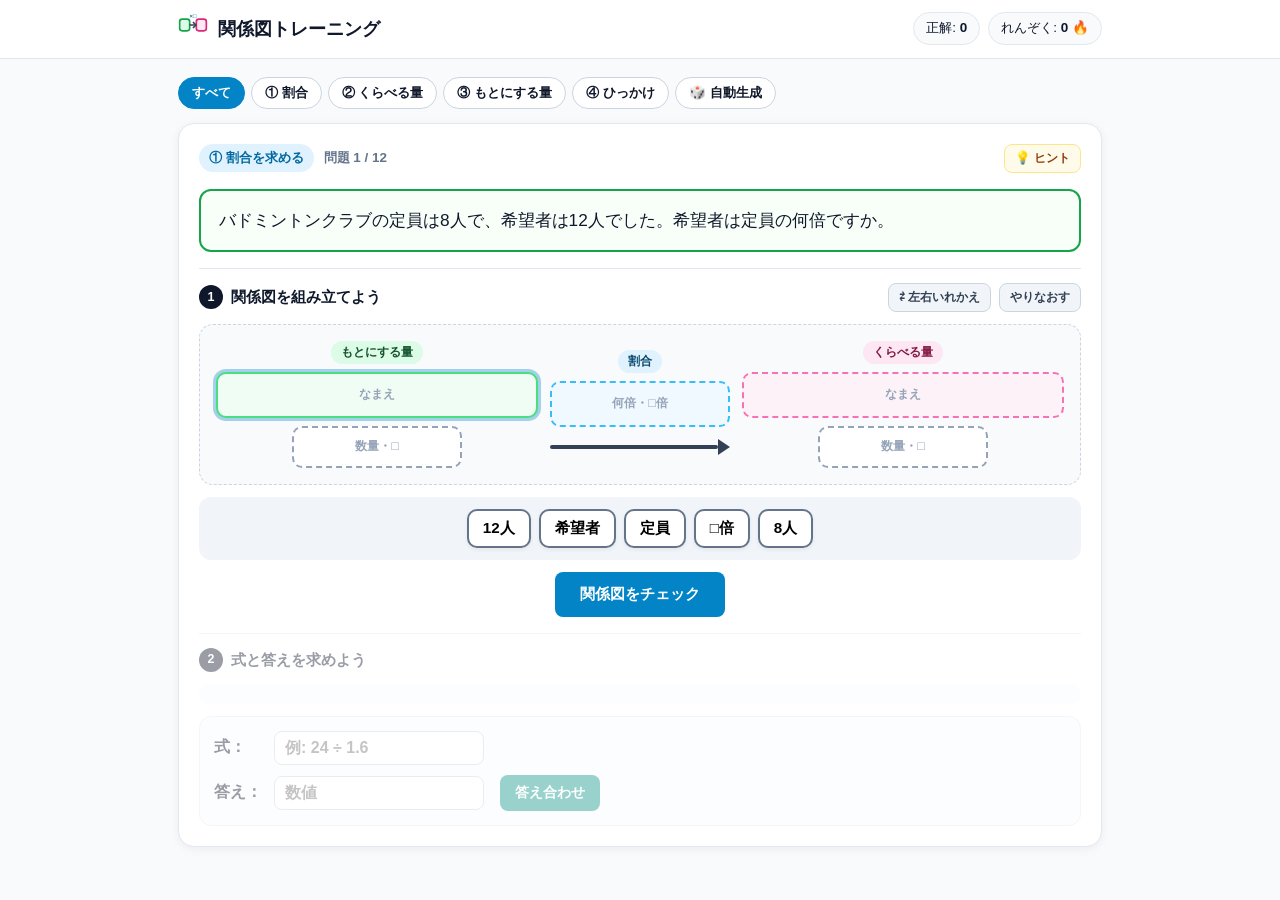
<file: index.html>
<!DOCTYPE html>
<html lang="ja">
<head>
  <meta charset="UTF-8" />
  <meta name="viewport" content="width=device-width, initial-scale=1.0" />
  <title>関係図トレーニング｜割合の文章題</title>
  <link rel="stylesheet" href="styles.css" />
</head>
<body>
  <header class="app-header">
    <div class="header-inner">
      <div class="brand">
        <div class="brand-icon" aria-hidden="true">
          <svg viewBox="0 0 36 36" width="30" height="30">
            <rect x="2" y="11" width="12" height="14" rx="3" fill="#dcfce7" stroke="#16a34a" stroke-width="2"/>
            <rect x="22" y="11" width="12" height="14" rx="3" fill="#fce7f3" stroke="#db2777" stroke-width="2"/>
            <path d="M14.5 18 H20.5" stroke="#334155" stroke-width="2" stroke-linecap="round"/>
            <path d="M18.5 15 L21.5 18 L18.5 21" fill="none" stroke="#334155" stroke-width="2" stroke-linecap="round" stroke-linejoin="round"/>
            <text x="18" y="9" text-anchor="middle" font-size="7" font-weight="bold" fill="#0369a1">×□</text>
          </svg>
        </div>
        <h1>関係図トレーニング</h1>
      </div>

      <div class="stats-bar">
        <span class="stat-pill">正解: <strong id="stat-solved">0</strong></span>
        <span class="stat-pill">れんぞく: <strong id="stat-streak">0</strong> 🔥</span>
      </div>
    </div>
  </header>

  <main class="app-main">
    <div class="practice-container">
      <div class="category-pills" role="group" aria-label="問題のしゅるい">
        <button type="button" class="pill-btn active" data-cat="all">すべて</button>
        <button type="button" class="pill-btn" data-cat="ratio">① 割合</button>
        <button type="button" class="pill-btn" data-cat="compared">② くらべる量</button>
        <button type="button" class="pill-btn" data-cat="base">③ もとにする量</button>
        <button type="button" class="pill-btn" data-cat="tricky">④ ひっかけ</button>
        <button type="button" class="pill-btn pill-gen" data-cat="generated">🎲 自動生成</button>
      </div>

      <div class="practice-card">
        <div class="problem-header">
          <span id="p-badge" class="problem-badge">レベル1・割合を求める</span>
          <span id="p-counter" class="problem-counter">問題 1 / 12</span>
          <div class="problem-header-actions">
            <button type="button" id="btn-p-hint" class="mini-btn hint-btn">💡 ヒント</button>
          </div>
        </div>

        <div id="p-question-box" class="p-question-box"></div>
        <div id="p-hint-box" class="p-hint-box hidden"></div>

        <!-- Step 1: Build the 関係図 -->
        <div class="practice-step">
          <div class="step-heading">
            <span class="step-num">1</span>
            <h3>関係図を組み立てよう</h3>
            <button type="button" id="btn-p-swap" class="mini-btn">⇄ 左右いれかえ</button>
            <button type="button" id="btn-p-reset" class="mini-btn">やりなおす</button>
          </div>

          <div class="builder-board" id="builder-board">
            <div class="builder-col">
              <div class="role-tag tag-base">もとにする量</div>
              <div class="drop-slot slot-box slot-base" data-slot="baseLabel" tabindex="0">
                <span class="slot-placeholder">なまえ</span>
              </div>
              <div class="drop-slot slot-val" data-slot="baseVal" tabindex="0">
                <span class="slot-placeholder">数量・□</span>
              </div>
            </div>

            <div class="builder-arrow-col">
              <div class="role-tag tag-ratio">割合</div>
              <div class="drop-slot slot-ratio" data-slot="ratioVal" tabindex="0">
                <span class="slot-placeholder">何倍・□倍</span>
              </div>
              <div class="builder-arrow-graphic" aria-hidden="true">
                <div class="arrow-shaft"></div>
                <div class="arrow-head"></div>
              </div>
            </div>

            <div class="builder-col">
              <div class="role-tag tag-compared">くらべる量</div>
              <div class="drop-slot slot-box slot-compared" data-slot="comparedLabel" tabindex="0">
                <span class="slot-placeholder">なまえ</span>
              </div>
              <div class="drop-slot slot-val" data-slot="comparedVal" tabindex="0">
                <span class="slot-placeholder">数量・□</span>
              </div>
            </div>
          </div>

          <div id="p-card-tray" class="card-tray" aria-label="カード"></div>

          <div class="step-actions">
            <button type="button" id="btn-check-diagram" class="btn-primary btn-lg">関係図をチェック</button>
          </div>
          <div id="p-diagram-feedback" class="feedback-box hidden"></div>
        </div>

        <!-- Step 2: Equation & Answer -->
        <div id="practice-step-2" class="practice-step step-locked">
          <div class="step-heading">
            <span class="step-num">2</span>
            <h3>式と答えを求めよう</h3>
          </div>

          <div id="p-aux-preview" class="p-aux-preview"></div>

          <div class="equation-builder">
            <div class="eq-row">
              <label for="in-p-eq">式：</label>
              <input type="text" id="in-p-eq" placeholder="例: 24 ÷ 1.6" autocomplete="off" />
              <div class="eq-quick-btns" id="eq-quick-btns"></div>
            </div>
            <div class="eq-row">
              <label for="in-p-ans">答え：</label>
              <input type="text" id="in-p-ans" placeholder="数値" autocomplete="off" />
              <span id="p-ans-unit" class="ans-unit"></span>
              <button type="button" id="btn-check-answer" class="btn-accent">答え合わせ</button>
            </div>
          </div>
          <div id="p-answer-feedback" class="feedback-box hidden"></div>
        </div>
      </div>
    </div>
  </main>

  <script src="js/diagram.js"></script>
  <script src="js/problems.js"></script>
  <script src="js/practice.js"></script>
</body>
</html>
</file>
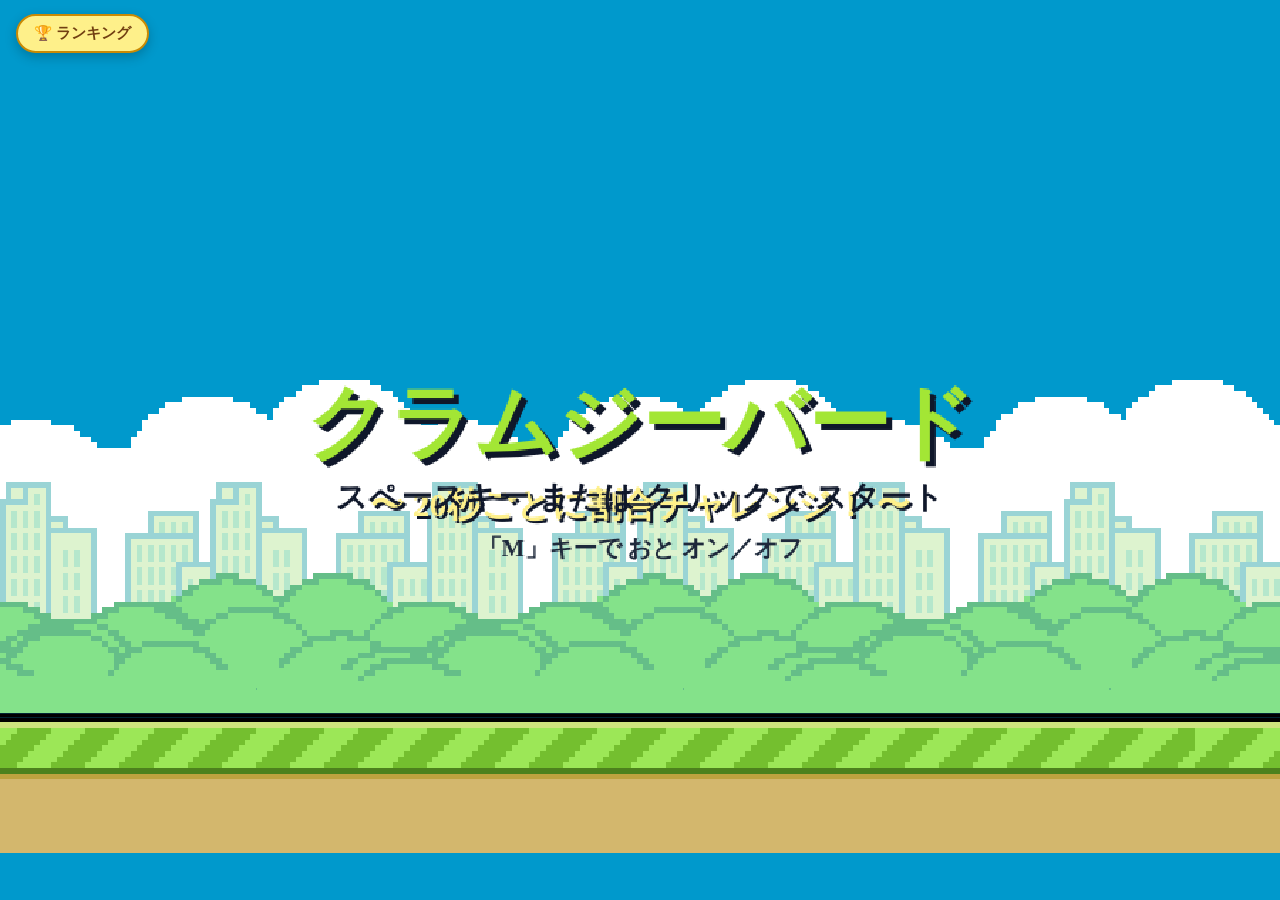
<file: clumsy-bird-master/index.html>
<!DOCTYPE HTML>
<html lang="ja">
<head>
  <meta charset="UTF-8" />
  <title>クラムジーバード｜割合チャレンジ版</title>
  <link rel="shortcut icon" href="data/img/favicon.ico" />
  <link rel="stylesheet" type="text/css" media="screen" href="index.css" />
  <meta id="viewport" name="viewport" content="width=device-width, initial-scale=1, maximum-scale=1, user-scalable=no" />
  <meta name="apple-mobile-web-app-capable" content="yes" />
  <meta name="apple-mobile-web-app-status-bar-style" content="black" />
  <meta name="apple-mobile-web-app-title" content="クラムジーバード" />
</head>
<body>
  <div id="game-shell">
    <!-- Canvas placeholder -->
    <div id="screen"></div>

    <!-- 20秒カウントダウンHUD -->
    <div id="quiz-hud" class="quiz-hud hidden" aria-live="polite">
      <span>次の割合クイズまで：</span>
      <strong id="quiz-countdown">20</strong><span>秒</span>
    </div>

    <!-- ランキング開くボタン（タイトル・ゲームオーバー画面） -->
    <button type="button" id="btn-open-ranking" class="btn-open-ranking hidden">🏆 ランキング</button>

    <!-- ゲームオーバー時のランキング登録バー -->
    <div id="gameover-submit-bar" class="gameover-submit-bar hidden">
      <span id="go-score-summary" class="go-score-summary">0 てん</span>
      <input type="text" id="go-name-in" placeholder="なまえ（例：たろう）" maxlength="16" autocomplete="off" />
      <button type="button" id="go-submit-btn" class="qm-btn-primary">🏆 ランキングに登録</button>
      <button type="button" id="go-to-title-btn" class="qm-mini-btn">タイトルへ</button>
      <span id="go-submit-msg" class="go-submit-msg hidden"></span>
    </div>

    <!-- ランキングモーダル -->
    <div id="ranking-modal" class="ranking-modal hidden" role="dialog" aria-modal="true" aria-labelledby="rk-title">
      <div class="ranking-card">
        <div class="rk-head">
          <h2 id="rk-title">🏆 ランキング（上位20名）</h2>
          <span id="rk-mode-badge" class="rk-mode-badge">よみこみ中...</span>
          <button type="button" id="rk-close-btn" class="rk-close-btn" aria-label="とじる">✕</button>
        </div>

        <div class="rk-table-wrap">
          <table class="rk-table">
            <thead>
              <tr>
                <th>順位</th>
                <th>なまえ</th>
                <th>スコア</th>
                <th>クイズ</th>
                <th>日時</th>
              </tr>
            </thead>
            <tbody id="rk-tbody"></tbody>
          </table>
        </div>

        <div class="rk-foot">
          <span id="rk-update-note" class="rk-update-note">※ランキングは3分ごとに自動更新されます</span>
        </div>
      </div>
    </div>

    <!-- 再開カウントダウン -->
    <div id="resume-overlay" class="resume-overlay hidden">
      <div class="resume-box">
        <div class="resume-label">ゲーム再開！</div>
        <div id="resume-num" class="resume-num">3</div>
        <div class="resume-sub">スペース / クリックの準備をしよう</div>
      </div>
    </div>

    <!-- 割合クイズモーダル -->
    <div id="quiz-modal" class="quiz-modal hidden" role="dialog" aria-modal="true" aria-labelledby="qm-title">
      <div class="quiz-card">
        <div class="qm-top">
          <span id="qm-title" class="qm-badge">割合チャレンジ！</span>
          <span id="qm-status" class="qm-status">間違えずに解けたらゲームにもどれるよ</span>
          <button type="button" id="qm-hint-btn" class="qm-mini-btn qm-hint-btn">💡 ヒント</button>
        </div>

        <div id="qm-question" class="qm-question"></div>
        <div id="qm-hint-box" class="qm-hint-box hidden"></div>

        <!-- Step 1: 関係図組み立て -->
        <div class="qm-step">
          <div class="qm-step-head">
            <span class="qm-num">1</span>
            <strong>関係図を組み立てよう</strong>
            <button type="button" id="qm-swap-btn" class="qm-mini-btn">⇄ 左右いれかえ</button>
            <button type="button" id="qm-reset-btn" class="qm-mini-btn">やりなおす</button>
          </div>

          <div class="qm-board">
            <div class="qm-col">
              <div class="qm-tag qm-tag-base">もとにする量</div>
              <div class="qm-slot qm-slot-base" data-slot="baseLabel" tabindex="0">なまえ</div>
              <div class="qm-slot qm-slot-val" data-slot="baseVal" tabindex="0">数量・□</div>
            </div>
            <div class="qm-arrow-col">
              <div class="qm-tag qm-tag-ratio">割合</div>
              <div class="qm-slot qm-slot-ratio" data-slot="ratioVal" tabindex="0">何倍・□倍</div>
              <div class="qm-arrow-line">➔</div>
            </div>
            <div class="qm-col">
              <div class="qm-tag qm-tag-compared">くらべる量</div>
              <div class="qm-slot qm-slot-compared" data-slot="comparedLabel" tabindex="0">なまえ</div>
              <div class="qm-slot qm-slot-val" data-slot="comparedVal" tabindex="0">数量・□</div>
            </div>
          </div>

          <div id="qm-tray" class="qm-tray"></div>

          <div class="qm-center">
            <button type="button" id="qm-check-diag" class="qm-btn-primary">関係図をチェック</button>
          </div>
          <div id="qm-diag-fb" class="qm-fb hidden"></div>
        </div>

        <!-- Step 2: 式と答え -->
        <div id="qm-step-2" class="qm-step qm-locked">
          <div class="qm-step-head">
            <span class="qm-num">2</span>
            <strong>式と答えを入力しよう</strong>
          </div>
          <div id="qm-svg-preview" class="qm-svg-preview"></div>
          <div class="qm-eq-box">
            <div class="qm-eq-row">
              <label for="qm-eq-in">式：</label>
              <input type="text" id="qm-eq-in" placeholder="例: 12÷8" autocomplete="off" />
              <div id="qm-eq-btns" class="qm-eq-btns"></div>
            </div>
            <div class="qm-eq-row">
              <label for="qm-ans-in">答え：</label>
              <input type="text" id="qm-ans-in" placeholder="数値" autocomplete="off" />
              <span id="qm-ans-unit" class="qm-unit"></span>
              <button type="button" id="qm-check-ans" class="qm-btn-accent">答え合わせ</button>
            </div>
          </div>
          <div id="qm-ans-fb" class="qm-fb hidden"></div>
        </div>
      </div>
    </div>
  </div>

  <!-- melonJS Library & Game Scripts -->
  <script type="text/javascript" src="js/melonJS-min.js"></script>
  <script type="text/javascript" src="js/game.js"></script>
  <script type="text/javascript" src="js/entities/entities.js"></script>
  <script type="text/javascript" src="js/entities/HUD.js"></script>
  <script type="text/javascript" src="js/screens/title.js"></script>
  <script type="text/javascript" src="js/screens/play.js"></script>
  <script type="text/javascript" src="js/screens/gameover.js"></script>
  <script type="text/javascript" src="js/ranking.js"></script>
  <script type="text/javascript" src="js/quiz.js"></script>
  <script type="text/javascript">
    window.onReady(function onReady() {
      game.onload();
    });
  </script>
</body>
</html>
</file>
<file: styles.css>
:root {
  --bg: #f8fafc;
  --surface: #ffffff;
  --border: #e2e8f0;
  --text: #0f172a;
  --muted: #64748b;
  --primary: #0284c7;
  --primary-hover: #0369a1;
  --base-text: #14532d;
  --compared-text: #831843;
  --ratio-text: #0c4a6e;
  --accent: #0d9488;
  --accent-hover: #0f766e;
  --radius: 12px;
  --shadow: 0 2px 10px rgba(15, 23, 42, 0.06);
  --font-sans: "BIZ UDPGothic", "Hiragino Kaku Gothic ProN", "Yu Gothic UI", "Meiryo", sans-serif;
}

* {
  box-sizing: border-box;
}

body {
  margin: 0;
  font-family: var(--font-sans);
  background: var(--bg);
  color: var(--text);
  line-height: 1.55;
  min-height: 100vh;
}

.hidden {
  display: none !important;
}

/* Header */
.app-header {
  background: var(--surface);
  border-bottom: 1px solid var(--border);
  position: sticky;
  top: 0;
  z-index: 30;
}

.header-inner {
  max-width: 960px;
  margin: 0 auto;
  padding: 10px 18px;
  display: flex;
  align-items: center;
  justify-content: space-between;
  gap: 12px;
}

.brand {
  display: flex;
  align-items: center;
  gap: 10px;
}

.brand h1 {
  margin: 0;
  font-size: 1.15rem;
  font-weight: 800;
}

.stats-bar {
  display: flex;
  gap: 8px;
}

.stat-pill {
  background: #f8fafc;
  border: 1px solid var(--border);
  border-radius: 999px;
  padding: 5px 12px;
  font-size: 0.84rem;
}

/* Main */
.app-main {
  max-width: 960px;
  margin: 0 auto;
  padding: 18px 18px 40px;
}

.practice-container {
  display: flex;
  flex-direction: column;
  gap: 14px;
}

.category-pills {
  display: flex;
  flex-wrap: wrap;
  gap: 6px;
}

.pill-btn {
  border: 1px solid #cbd5e1;
  background: #fff;
  padding: 6px 13px;
  border-radius: 999px;
  font-family: inherit;
  font-size: 0.84rem;
  font-weight: 700;
  cursor: pointer;
  color: var(--text);
}

.pill-btn:hover {
  background: #f1f5f9;
}

.pill-btn.active {
  background: var(--primary);
  border-color: var(--primary);
  color: #fff;
}

.pill-btn.pill-gen.active {
  background: #7c3aed;
  border-color: #7c3aed;
}

.practice-card {
  background: var(--surface);
  border: 1px solid var(--border);
  border-radius: 16px;
  padding: 20px;
  box-shadow: var(--shadow);
  display: flex;
  flex-direction: column;
  gap: 16px;
}

.problem-header {
  display: flex;
  flex-wrap: wrap;
  align-items: center;
  gap: 10px;
}

.problem-badge {
  background: #e0f2fe;
  color: #0369a1;
  font-weight: 800;
  font-size: 0.8rem;
  padding: 4px 10px;
  border-radius: 999px;
}

.problem-counter {
  font-size: 0.84rem;
  color: var(--muted);
  font-weight: 700;
}

.problem-header-actions {
  margin-left: auto;
  display: flex;
  gap: 6px;
}

.p-question-box {
  border: 2px solid #16a34a;
  background: #f8fff9;
  border-radius: 12px;
  padding: 14px 18px;
  font-size: 1.08rem;
  line-height: 1.8;
}

.hl-base {
  background: #bbf7d0;
  border-bottom: 2px solid #16a34a;
  padding: 1px 4px;
  border-radius: 4px;
  font-weight: 700;
}

.hl-ratio {
  background: #bae6fd;
  border-bottom: 2px solid #0284c7;
  padding: 1px 4px;
  border-radius: 4px;
  font-weight: 700;
}

.hl-compared {
  background: #fbcfe8;
  border-bottom: 2px solid #db2777;
  padding: 1px 4px;
  border-radius: 4px;
  font-weight: 700;
}

.p-hint-box {
  background: #fffbeb;
  border: 1.5px solid #fcd34d;
  border-radius: 10px;
  padding: 10px 14px;
  font-size: 0.9rem;
  color: #78350f;
}

.hint-note {
  margin-top: 4px;
  font-size: 0.8rem;
  color: #b45309;
  font-weight: 700;
}

.practice-step {
  border-top: 1px solid var(--border);
  padding-top: 14px;
  display: flex;
  flex-direction: column;
  gap: 12px;
}

.step-locked {
  opacity: 0.42;
  pointer-events: none;
}

.step-heading {
  display: flex;
  flex-wrap: wrap;
  align-items: center;
  gap: 8px;
}

.step-heading h3 {
  margin: 0;
  font-size: 0.96rem;
  flex: 1;
}

.step-num {
  background: #0f172a;
  color: #fff;
  font-size: 0.78rem;
  font-weight: 800;
  width: 24px;
  height: 24px;
  border-radius: 50%;
  display: inline-flex;
  align-items: center;
  justify-content: center;
}

/* Buttons */
button {
  font-family: inherit;
}

.btn-primary,
.btn-accent,
.mini-btn {
  border-radius: 8px;
  font-size: 0.85rem;
  font-weight: 700;
  cursor: pointer;
  padding: 8px 14px;
  border: 1px solid transparent;
  transition: all 0.15s ease;
  display: inline-flex;
  align-items: center;
  justify-content: center;
  gap: 5px;
}

.btn-primary {
  background: var(--primary);
  color: #fff;
}
.btn-primary:hover {
  background: var(--primary-hover);
}

.btn-accent {
  background: var(--accent);
  color: #fff;
}
.btn-accent:hover {
  background: var(--accent-hover);
}

.mini-btn {
  padding: 5px 10px;
  font-size: 0.78rem;
  background: #f1f5f9;
  color: #334155;
  border-color: #cbd5e1;
}
.mini-btn:hover {
  background: #e2e8f0;
}

.hint-btn {
  background: #fffbeb;
  border-color: #fde68a;
  color: #92400e;
}
.hint-btn:hover {
  background: #fef3c7;
}
.hint-btn.used {
  background: #fef3c7;
  border-color: #f59e0b;
}

.btn-lg {
  padding: 11px 24px;
  font-size: 0.96rem;
}

/* Builder Board */
.builder-board {
  display: grid;
  grid-template-columns: 1fr 180px 1fr;
  gap: 12px;
  align-items: center;
  background: #f8fafc;
  border: 1.5px dashed #cbd5e1;
  border-radius: 14px;
  padding: 16px;
}

@media (max-width: 700px) {
  .builder-board {
    grid-template-columns: 1fr;
  }
  .builder-arrow-graphic {
    transform: rotate(90deg);
    margin: 6px auto;
  }
}

.builder-col,
.builder-arrow-col {
  display: flex;
  flex-direction: column;
  align-items: center;
  gap: 8px;
}

.role-tag {
  font-size: 0.76rem;
  font-weight: 800;
  padding: 2px 10px;
  border-radius: 999px;
}

.tag-base { background: #dcfce7; color: var(--base-text); }
.tag-ratio { background: #e0f2fe; color: var(--ratio-text); }
.tag-compared { background: #fce7f3; color: var(--compared-text); }

.drop-slot {
  width: 100%;
  min-height: 46px;
  border-radius: 10px;
  border: 2px dashed #94a3b8;
  background: #fff;
  display: flex;
  align-items: center;
  justify-content: center;
  padding: 6px 10px;
  cursor: pointer;
  transition: all 0.15s ease;
  text-align: center;
  font-weight: 700;
}

.drop-slot.slot-base {
  border-color: #4ade80;
  background: #f0fdf4;
}

.drop-slot.slot-compared {
  border-color: #f472b6;
  background: #fdf2f8;
}

.drop-slot.slot-ratio {
  border-color: #38bdf8;
  background: #f0f9ff;
}

.drop-slot.slot-val {
  min-height: 42px;
  max-width: 170px;
}

.drop-slot.active-target {
  box-shadow: 0 0 0 3px rgba(2, 132, 199, 0.35);
  border-style: solid;
}

.drop-slot.drag-over {
  transform: scale(1.03);
  border-style: solid;
  border-color: var(--primary);
}

.drop-slot.slot-correct {
  border-color: #16a34a;
  border-style: solid;
  background: #dcfce7;
}

.drop-slot.slot-wrong {
  border-color: #dc2626;
  border-style: solid;
  background: #fee2e2;
}

.slot-placeholder {
  font-size: 0.78rem;
  color: #94a3b8;
  font-weight: 600;
}

.placed-chip {
  background: #fff;
  border: 1.5px solid #475569;
  border-radius: 8px;
  padding: 4px 12px;
  font-size: 0.96rem;
  font-weight: 800;
  color: var(--text);
  display: inline-flex;
  align-items: center;
  gap: 6px;
}

.placed-chip .remove-x {
  font-size: 0.75rem;
  color: var(--muted);
}

.builder-arrow-graphic {
  width: 100%;
  height: 24px;
  display: flex;
  align-items: center;
  justify-content: center;
}

.arrow-shaft {
  flex: 1;
  height: 4px;
  background: #334155;
  border-radius: 2px;
}

.arrow-head {
  width: 0;
  height: 0;
  border-top: 8px solid transparent;
  border-bottom: 8px solid transparent;
  border-left: 12px solid #334155;
}

.card-tray {
  display: flex;
  flex-wrap: wrap;
  justify-content: center;
  gap: 8px;
  background: #f1f5f9;
  border-radius: 12px;
  padding: 12px;
  min-height: 54px;
}

.tray-card {
  background: #fff;
  border: 2px solid #64748b;
  border-radius: 10px;
  padding: 7px 14px;
  font-size: 0.95rem;
  font-weight: 800;
  cursor: grab;
  user-select: none;
  box-shadow: 0 2px 4px rgba(0, 0, 0, 0.06);
  transition: transform 0.12s ease, box-shadow 0.12s ease;
}

.tray-card:hover {
  transform: translateY(-2px);
  border-color: var(--primary);
  box-shadow: 0 4px 8px rgba(2, 132, 199, 0.18);
}

.tray-card.selected-card {
  border-color: var(--primary);
  background: #e0f2fe;
  box-shadow: 0 0 0 3px rgba(2, 132, 199, 0.25);
}

.tray-card.used {
  opacity: 0.35;
  pointer-events: none;
}

.step-actions {
  display: flex;
  justify-content: center;
}

.feedback-box {
  border-radius: 10px;
  padding: 12px 16px;
  font-size: 0.92rem;
  font-weight: 700;
  line-height: 1.6;
}

.feedback-ok {
  background: #dcfce7;
  border: 1.5px solid #16a34a;
  color: #14532d;
}

.feedback-warn {
  background: #fef3c7;
  border: 1.5px solid #d97706;
  color: #78350f;
}

.feedback-ng {
  background: #fef2f2;
  border: 1.5px solid #ef4444;
  color: #991b1b;
}

.p-aux-preview {
  display: flex;
  justify-content: center;
  background: #f8fafc;
  border-radius: 12px;
  padding: 10px;
  overflow-x: auto;
}

.p-aux-preview svg {
  max-width: 100%;
  height: auto;
}

.equation-builder {
  display: flex;
  flex-direction: column;
  gap: 10px;
  background: #f8fafc;
  padding: 14px;
  border-radius: 12px;
  border: 1px solid var(--border);
}

.eq-row {
  display: flex;
  flex-wrap: wrap;
  align-items: center;
  gap: 8px;
}

.eq-row label {
  font-weight: 800;
  min-width: 52px;
}

.eq-row input[type="text"] {
  width: 210px;
  padding: 7px 10px;
  border: 1px solid #cbd5e1;
  border-radius: 8px;
  font-family: inherit;
  font-size: 1rem;
  font-weight: 700;
}

.eq-row input[type="text"]:focus {
  outline: none;
  border-color: var(--primary);
  box-shadow: 0 0 0 2px rgba(2, 132, 199, 0.18);
}

.eq-quick-btns {
  display: flex;
  flex-wrap: wrap;
  gap: 5px;
}

.ans-unit {
  font-weight: 800;
  font-size: 1rem;
}
</file>
<file: clumsy-bird-master/index.css>
body {
  background-color: #0099cc;
  color: #0f172a;
  font-family: "BIZ UDPGothic", "Hiragino Kaku Gothic ProN", "Yu Gothic UI", "Meiryo", sans-serif;
  -webkit-user-select: none;
  user-select: none;
  touch-action: manipulation;
  margin: 0;
}

#game-shell {
  position: relative;
  min-height: 100vh;
}

#screen canvas {
  margin: auto;
  display: block;
  image-rendering: optimizeSpeed;
  image-rendering: crisp-edges;
}

@font-face {
  font-family: 'gamefont';
  src: url('data/css/gamefont.eot');
  src: url('data/css/gamefont.eot?#iefix') format('embedded-opentype'),
     url('data/css/gamefont.woff') format('woff'),
     url('data/css/gamefont.ttf') format('truetype'),
     url('data/css/gamefont.svg#gamefont') format('svg');
  font-weight: normal;
  font-style: normal;
}

.hidden {
  display: none !important;
}

/* 20秒カウントダウン HUD */
.quiz-hud {
  position: fixed;
  top: 12px;
  right: 14px;
  z-index: 20;
  background: rgba(15, 23, 42, 0.82);
  color: #fff;
  padding: 7px 14px;
  border-radius: 999px;
  font-size: 0.9rem;
  font-weight: 700;
  box-shadow: 0 3px 10px rgba(0, 0, 0, 0.25);
  pointer-events: none;
}

.quiz-hud strong {
  color: #fde047;
  font-size: 1.05rem;
  margin: 0 2px;
}

/* 再開カウントダウン */
.resume-overlay {
  position: fixed;
  inset: 0;
  z-index: 40;
  background: rgba(15, 23, 42, 0.45);
  display: flex;
  align-items: center;
  justify-content: center;
  pointer-events: none;
}

.resume-box {
  background: #fff;
  border: 4px solid #0284c7;
  border-radius: 20px;
  padding: 22px 38px;
  text-align: center;
  box-shadow: 0 12px 32px rgba(0, 0, 0, 0.3);
}

.resume-label {
  font-size: 1.05rem;
  font-weight: 800;
  color: #0369a1;
}

.resume-num {
  font-size: 3.4rem;
  font-weight: 900;
  color: #0f172a;
  line-height: 1.1;
  margin: 6px 0;
}

.resume-sub {
  font-size: 0.85rem;
  color: #475569;
  font-weight: 700;
}

/* クイズモーダル */
.quiz-modal {
  position: fixed;
  inset: 0;
  z-index: 50;
  background: rgba(15, 23, 42, 0.65);
  display: flex;
  align-items: center;
  justify-content: center;
  padding: 14px;
  overflow-y: auto;
  -webkit-user-select: text;
  user-select: text;
}

.quiz-card {
  background: #fff;
  border-radius: 16px;
  max-width: 720px;
  width: 100%;
  max-height: 94vh;
  overflow-y: auto;
  padding: 18px 20px;
  box-shadow: 0 18px 48px rgba(0, 0, 0, 0.35);
  display: flex;
  flex-direction: column;
  gap: 12px;
}

.qm-top {
  display: flex;
  flex-wrap: wrap;
  align-items: center;
  gap: 8px;
}

.qm-badge {
  background: #0284c7;
  color: #fff;
  font-weight: 800;
  font-size: 0.82rem;
  padding: 4px 10px;
  border-radius: 999px;
}

.qm-status {
  font-size: 0.86rem;
  font-weight: 800;
  color: #334155;
  flex: 1;
}

.qm-status.penalty {
  color: #b91c1c;
}

.qm-question {
  border: 2px solid #16a34a;
  background: #f8fff9;
  border-radius: 10px;
  padding: 11px 14px;
  font-size: 1rem;
  line-height: 1.7;
}

.hl-base {
  background: #bbf7d0;
  border-bottom: 2px solid #16a34a;
  padding: 1px 3px;
  border-radius: 4px;
  font-weight: 700;
}

.hl-ratio {
  background: #bae6fd;
  border-bottom: 2px solid #0284c7;
  padding: 1px 3px;
  border-radius: 4px;
  font-weight: 700;
}

.hl-compared {
  background: #fbcfe8;
  border-bottom: 2px solid #db2777;
  padding: 1px 3px;
  border-radius: 4px;
  font-weight: 700;
}

.qm-hint-box {
  background: #fffbeb;
  border: 1.5px solid #fcd34d;
  border-radius: 8px;
  padding: 8px 12px;
  font-size: 0.88rem;
  color: #78350f;
}

.qm-step {
  border-top: 1px solid #e2e8f0;
  padding-top: 10px;
  display: flex;
  flex-direction: column;
  gap: 10px;
}

.qm-locked {
  opacity: 0.42;
  pointer-events: none;
}

.qm-step-head {
  display: flex;
  flex-wrap: wrap;
  align-items: center;
  gap: 8px;
}

.qm-step-head strong {
  flex: 1;
  font-size: 0.92rem;
}

.qm-num {
  background: #0f172a;
  color: #fff;
  font-size: 0.75rem;
  font-weight: 800;
  width: 22px;
  height: 22px;
  border-radius: 50%;
  display: inline-flex;
  align-items: center;
  justify-content: center;
}

.qm-board {
  display: grid;
  grid-template-columns: 1fr 130px 1fr;
  gap: 10px;
  align-items: center;
  background: #f8fafc;
  border: 1.5px dashed #cbd5e1;
  border-radius: 12px;
  padding: 12px;
}

@media (max-width: 600px) {
  .qm-board {
    grid-template-columns: 1fr;
  }
  .qm-arrow-line {
    transform: rotate(90deg);
  }
}

.qm-col,
.qm-arrow-col {
  display: flex;
  flex-direction: column;
  align-items: center;
  gap: 6px;
}

.qm-tag {
  font-size: 0.72rem;
  font-weight: 800;
  padding: 2px 8px;
  border-radius: 999px;
}

.qm-tag-base { background: #dcfce7; color: #14532d; }
.qm-tag-ratio { background: #e0f2fe; color: #0c4a6e; }
.qm-tag-compared { background: #fce7f3; color: #831843; }

.qm-slot {
  width: 100%;
  min-height: 40px;
  border-radius: 8px;
  border: 2px dashed #94a3b8;
  background: #fff;
  display: flex;
  align-items: center;
  justify-content: center;
  padding: 4px 8px;
  cursor: pointer;
  font-weight: 700;
  font-size: 0.85rem;
  color: #94a3b8;
}

.qm-slot.qm-slot-base { border-color: #4ade80; background: #f0fdf4; }
.qm-slot.qm-slot-compared { border-color: #f472b6; background: #fdf2f8; }
.qm-slot.qm-slot-ratio { border-color: #38bdf8; background: #f0f9ff; }
.qm-slot.qm-slot-val { max-width: 150px; }

.qm-slot.active-target {
  box-shadow: 0 0 0 3px rgba(2, 132, 199, 0.35);
  border-style: solid;
}

.qm-slot.slot-correct {
  border-color: #16a34a;
  border-style: solid;
  background: #dcfce7;
}

.qm-slot.slot-wrong {
  border-color: #dc2626;
  border-style: solid;
  background: #fee2e2;
}

.qm-placed {
  background: #fff;
  border: 1.5px solid #475569;
  border-radius: 6px;
  padding: 3px 10px;
  font-size: 0.9rem;
  font-weight: 800;
  color: #0f172a;
}

.qm-arrow-line {
  font-size: 1.5rem;
  font-weight: 900;
  color: #334155;
  line-height: 1;
}

.qm-tray {
  display: flex;
  flex-wrap: wrap;
  justify-content: center;
  gap: 7px;
  background: #f1f5f9;
  border-radius: 10px;
  padding: 9px;
}

.qm-card {
  background: #fff;
  border: 2px solid #64748b;
  border-radius: 8px;
  padding: 5px 12px;
  font-family: inherit;
  font-size: 0.9rem;
  font-weight: 800;
  cursor: pointer;
}

.qm-card:hover {
  border-color: #0284c7;
}

.qm-card.used {
  opacity: 0.32;
  pointer-events: none;
}

.qm-center {
  display: flex;
  justify-content: center;
}

.qm-mini-btn,
.qm-btn-primary,
.qm-btn-accent {
  font-family: inherit;
  font-weight: 700;
  border-radius: 8px;
  cursor: pointer;
  border: 1px solid transparent;
}

.qm-mini-btn {
  padding: 4px 9px;
  font-size: 0.76rem;
  background: #f1f5f9;
  color: #334155;
  border-color: #cbd5e1;
}

.qm-hint-btn {
  background: #fffbeb;
  border-color: #fde68a;
  color: #92400e;
}

.qm-btn-primary {
  background: #0284c7;
  color: #fff;
  padding: 8px 20px;
  font-size: 0.9rem;
}

.qm-btn-accent {
  background: #0d9488;
  color: #fff;
  padding: 7px 14px;
  font-size: 0.88rem;
}

.qm-fb {
  border-radius: 8px;
  padding: 9px 12px;
  font-size: 0.88rem;
  font-weight: 700;
}

.qm-fb.ok { background: #dcfce7; border: 1.5px solid #16a34a; color: #14532d; }
.qm-fb.ng { background: #fef2f2; border: 1.5px solid #ef4444; color: #991b1b; }
.qm-fb.warn { background: #fef3c7; border: 1.5px solid #d97706; color: #78350f; }

.qm-svg-preview {
  display: flex;
  justify-content: center;
  background: #f8fafc;
  border-radius: 8px;
  padding: 8px;
}

.qm-svg-preview svg {
  max-width: 100%;
  height: auto;
  max-height: 150px;
}

.qm-eq-box {
  background: #f8fafc;
  border: 1px solid #e2e8f0;
  border-radius: 10px;
  padding: 10px 12px;
  display: flex;
  flex-direction: column;
  gap: 8px;
}

.qm-eq-row {
  display: flex;
  flex-wrap: wrap;
  align-items: center;
  gap: 7px;
}

.qm-eq-row label {
  font-weight: 800;
  min-width: 48px;
  font-size: 0.9rem;
}

.qm-eq-row input[type="text"] {
  width: 165px;
  padding: 6px 9px;
  border: 1px solid #cbd5e1;
  border-radius: 7px;
  font-family: inherit;
  font-size: 0.95rem;
  font-weight: 700;
}

.qm-eq-btns {
  display: flex;
  flex-wrap: wrap;
  gap: 4px;
}

.qm-unit {
  font-weight: 800;
}

/* ランキングボタン＆ゲームオーバー登録バー */
.btn-open-ranking {
  position: fixed;
  top: 14px;
  left: 16px;
  z-index: 25;
  background: #fef08a;
  color: #713f12;
  border: 2px solid #ca8a04;
  border-radius: 999px;
  padding: 8px 16px;
  font-family: inherit;
  font-size: 0.92rem;
  font-weight: 800;
  cursor: pointer;
  box-shadow: 0 4px 12px rgba(0, 0, 0, 0.22);
}

.btn-open-ranking:hover {
  background: #fde047;
}

.gameover-submit-bar {
  position: fixed;
  bottom: 18px;
  left: 50%;
  transform: translateX(-50%);
  z-index: 30;
  background: rgba(255, 255, 255, 0.96);
  border: 2px solid #0284c7;
  border-radius: 14px;
  padding: 10px 14px;
  display: flex;
  flex-wrap: wrap;
  align-items: center;
  justify-content: center;
  gap: 8px;
  box-shadow: 0 10px 28px rgba(15, 23, 42, 0.32);
  max-width: 95vw;
  -webkit-user-select: text;
  user-select: text;
}

.go-score-summary {
  font-weight: 800;
  font-size: 0.92rem;
  color: #0369a1;
}

.gameover-submit-bar input[type="text"] {
  width: 170px;
  padding: 6px 10px;
  border: 1.5px solid #94a3b8;
  border-radius: 8px;
  font-family: inherit;
  font-size: 0.9rem;
  font-weight: 700;
}

.go-submit-msg {
  font-weight: 800;
  font-size: 0.88rem;
  color: #15803d;
}

/* ランキングモーダル */
.ranking-modal {
  position: fixed;
  inset: 0;
  z-index: 60;
  background: rgba(15, 23, 42, 0.65);
  display: flex;
  align-items: center;
  justify-content: center;
  padding: 16px;
  -webkit-user-select: text;
  user-select: text;
}

.ranking-card {
  background: #fff;
  border-radius: 16px;
  max-width: 620px;
  width: 100%;
  max-height: 90vh;
  display: flex;
  flex-direction: column;
  gap: 12px;
  padding: 18px 20px;
  box-shadow: 0 20px 50px rgba(0, 0, 0, 0.35);
}

.rk-head {
  display: flex;
  flex-wrap: wrap;
  align-items: center;
  gap: 8px;
}

.rk-head h2 {
  margin: 0;
  font-size: 1.12rem;
}

.rk-mode-badge {
  background: #f1f5f9;
  color: #334155;
  border-radius: 999px;
  padding: 3px 10px;
  font-size: 0.76rem;
  font-weight: 800;
}

.rk-mode-badge.gas {
  background: #dcfce7;
  color: #14532d;
}

.rk-close-btn {
  margin-left: auto;
  border: none;
  background: #f1f5f9;
  width: 32px;
  height: 32px;
  border-radius: 50%;
  cursor: pointer;
  font-size: 1rem;
  font-weight: 800;
}

.rk-table-wrap {
  overflow-y: auto;
  max-height: 54vh;
  border: 1px solid #e2e8f0;
  border-radius: 10px;
}

.rk-table {
  width: 100%;
  border-collapse: collapse;
  font-size: 0.9rem;
}

.rk-table th {
  background: #f8fafc;
  position: sticky;
  top: 0;
  text-align: left;
  padding: 8px 10px;
  border-bottom: 1.5px solid #cbd5e1;
  font-size: 0.8rem;
  color: #475569;
}

.rk-table td {
  padding: 8px 10px;
  border-bottom: 1px solid #f1f5f9;
}

.rk-table tr.rk-mine {
  background: #fef9c3;
  font-weight: 800;
}

.rk-rank { width: 54px; font-weight: 800; }
.rk-score { font-weight: 800; color: #0369a1; }
.rk-date { font-size: 0.78rem; color: #64748b; }
.rk-empty { text-align: center; color: #64748b; padding: 24px 10px !important; }

.rk-foot {
  display: flex;
  flex-wrap: wrap;
  gap: 8px;
}

.rk-gas-panel {
  background: #f8fafc;
  border: 1px solid #cbd5e1;
  border-radius: 10px;
  padding: 10px 12px;
  display: flex;
  flex-direction: column;
  gap: 6px;
  font-size: 0.8rem;
}

.rk-gas-row {
  display: flex;
  gap: 6px;
}

.rk-gas-row input {
  flex: 1;
  padding: 6px 8px;
  border: 1px solid #cbd5e1;
  border-radius: 7px;
  font-size: 0.8rem;
}
</file>
